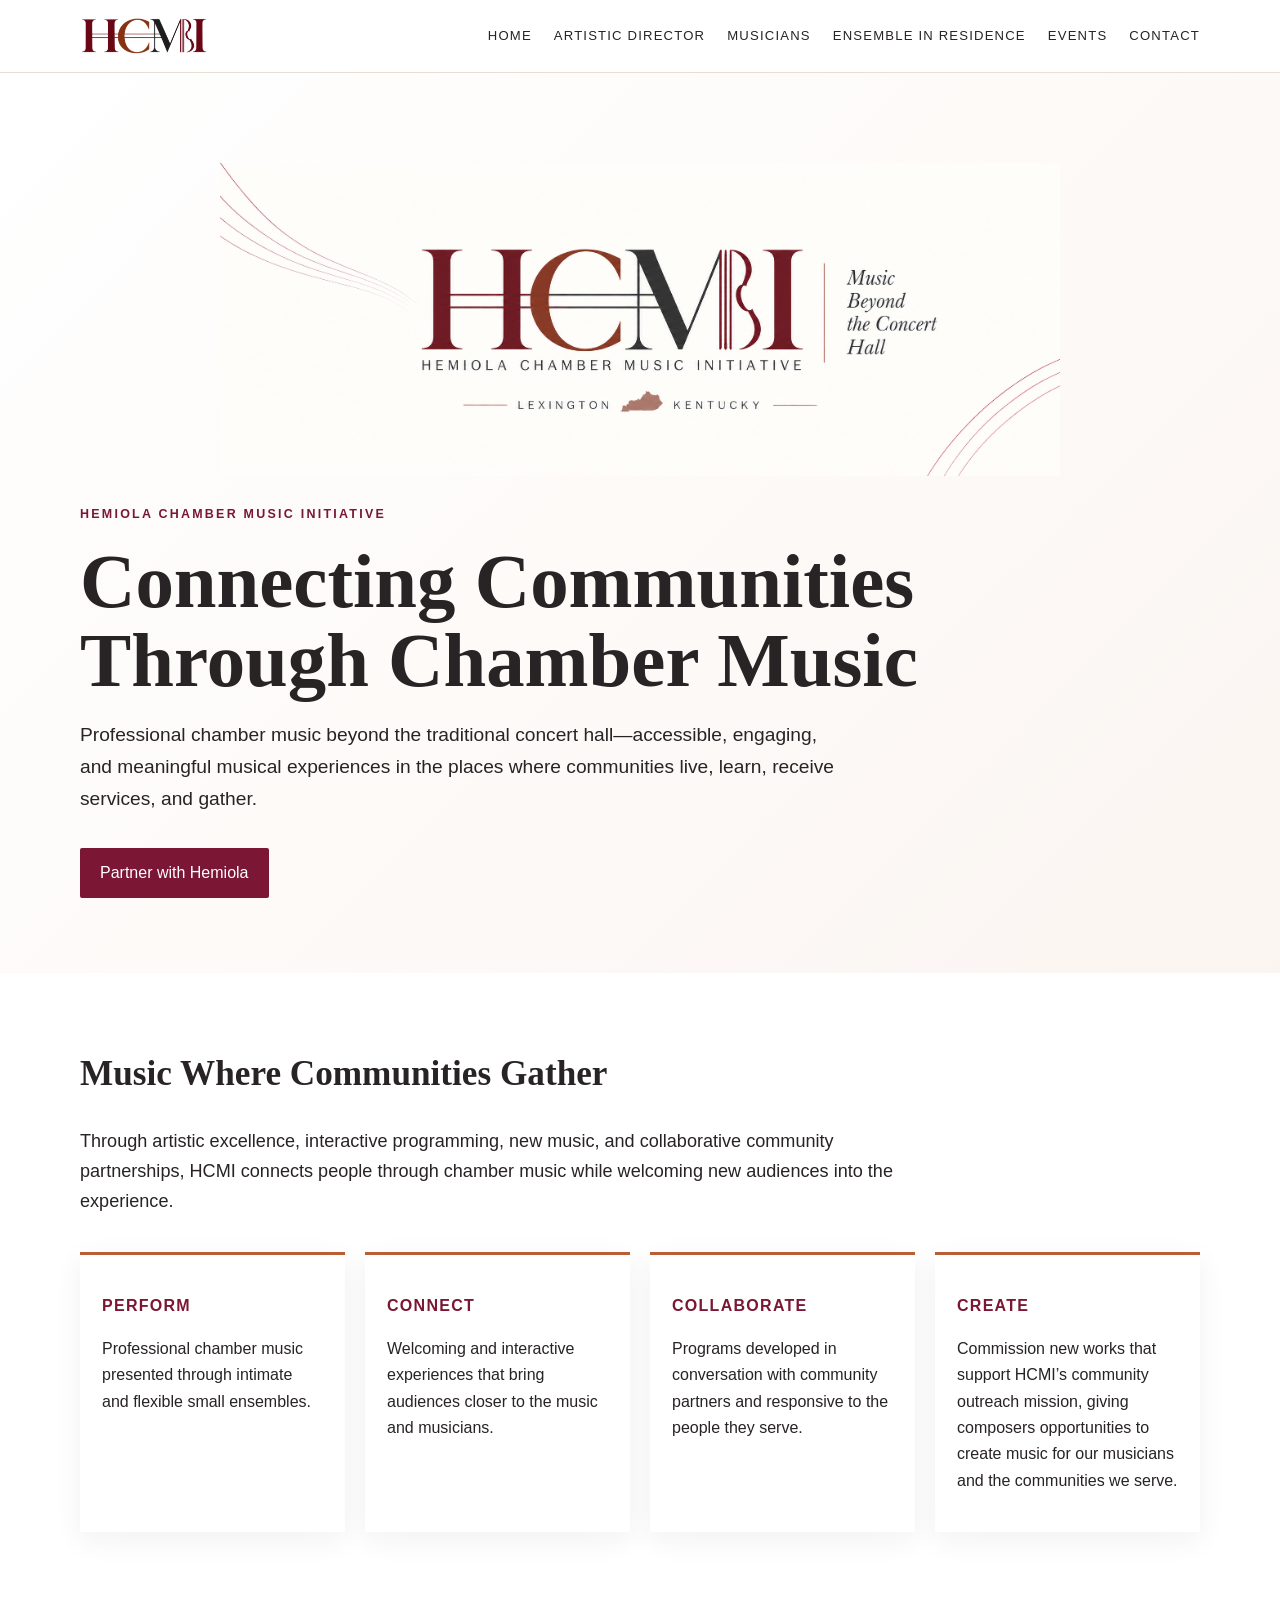
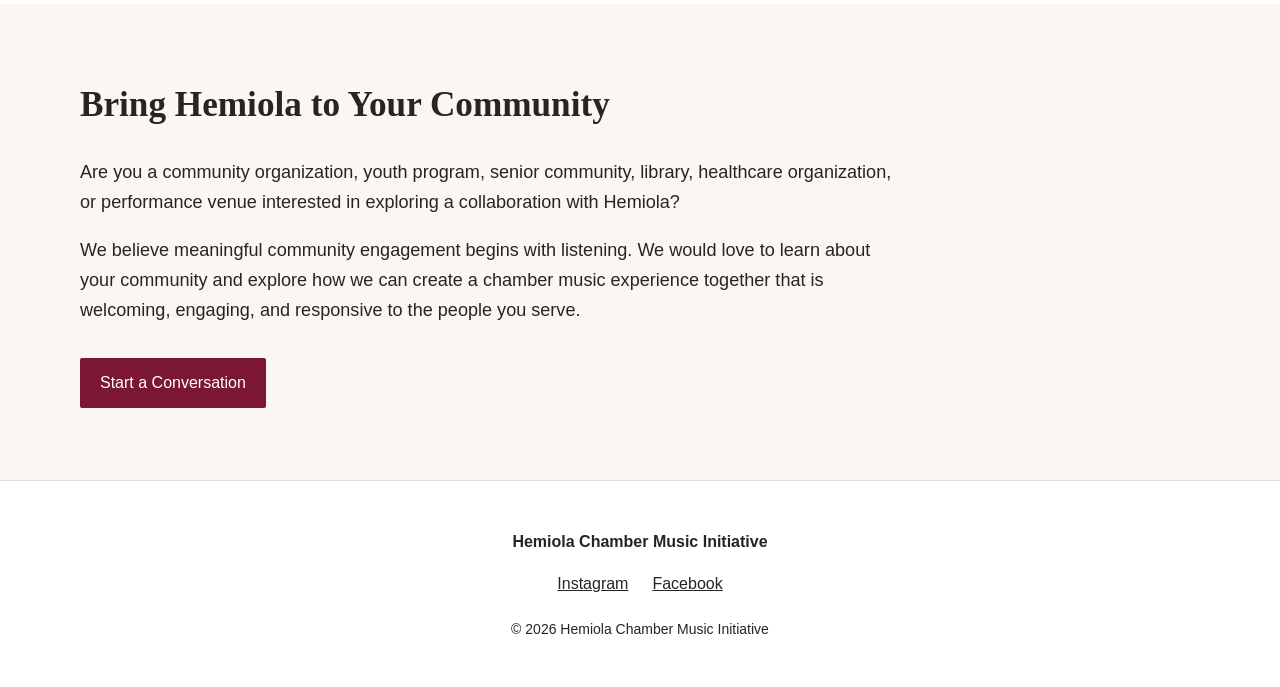
<file: index.html>
<!doctype html><html><head><meta charset="utf-8"><meta name="viewport" content="width=device-width,initial-scale=1"><title>Hemiola Chamber Music Initiative</title><link rel="stylesheet" href="style.css"></head><body><script src="nav.js"></script>
<section class="hero"><div class="wrap"><img
  src="assets/images/Front%20Page%20Logo.png"
  alt="Hemiola Chamber Music Initiative logo"
  class="hero-logo"
  style="width: 75%; max-width: 100%; height: auto; display: block; margin: 0 auto 28px;"
><div class="eyebrow">Hemiola Chamber Music Initiative</div><h1>Connecting Communities Through Chamber Music</h1><p>Professional chamber music beyond the traditional concert hall—accessible, engaging, and meaningful musical experiences in the places where communities live, learn, receive services, and gather.</p><a class="button" href="contact.html">Partner with Hemiola</a></div></section>
<section class="section"><div class="wrap"><h2>Music Where Communities Gather</h2><p class="lead">Through artistic excellence, interactive programming, new music, and collaborative community partnerships, HCMI connects people through chamber music while welcoming new audiences into the experience.</p><div class="pillars"><div class="card"><h3>Perform</h3><p>Professional chamber music presented through intimate and flexible small ensembles.</p></div><div class="card"><h3>Connect</h3><p>Welcoming and interactive experiences that bring audiences closer to the music and musicians.</p></div><div class="card"><h3>Collaborate</h3><p>Programs developed in conversation with community partners and responsive to the people they serve.</p></div><div class="card"><h3>Create</h3><p>Commission new works that support HCMI’s community outreach mission, giving composers opportunities to create music for our musicians and the communities we serve.</p></div></div></div></section>
<section class="section alt"><div class="wrap"><h2>Bring Hemiola to Your Community</h2><p class="lead">Are you a community organization, youth program, senior community, library, healthcare organization, or performance venue interested in exploring a collaboration with Hemiola?</p><p class="lead">We believe meaningful community engagement begins with listening. We would love to learn about your community and explore how we can create a chamber music experience together that is welcoming, engaging, and responsive to the people you serve.</p><a class="button" href="contact.html">Start a Conversation</a></div></section><script src="footer.js"></script></body></html>
</file>
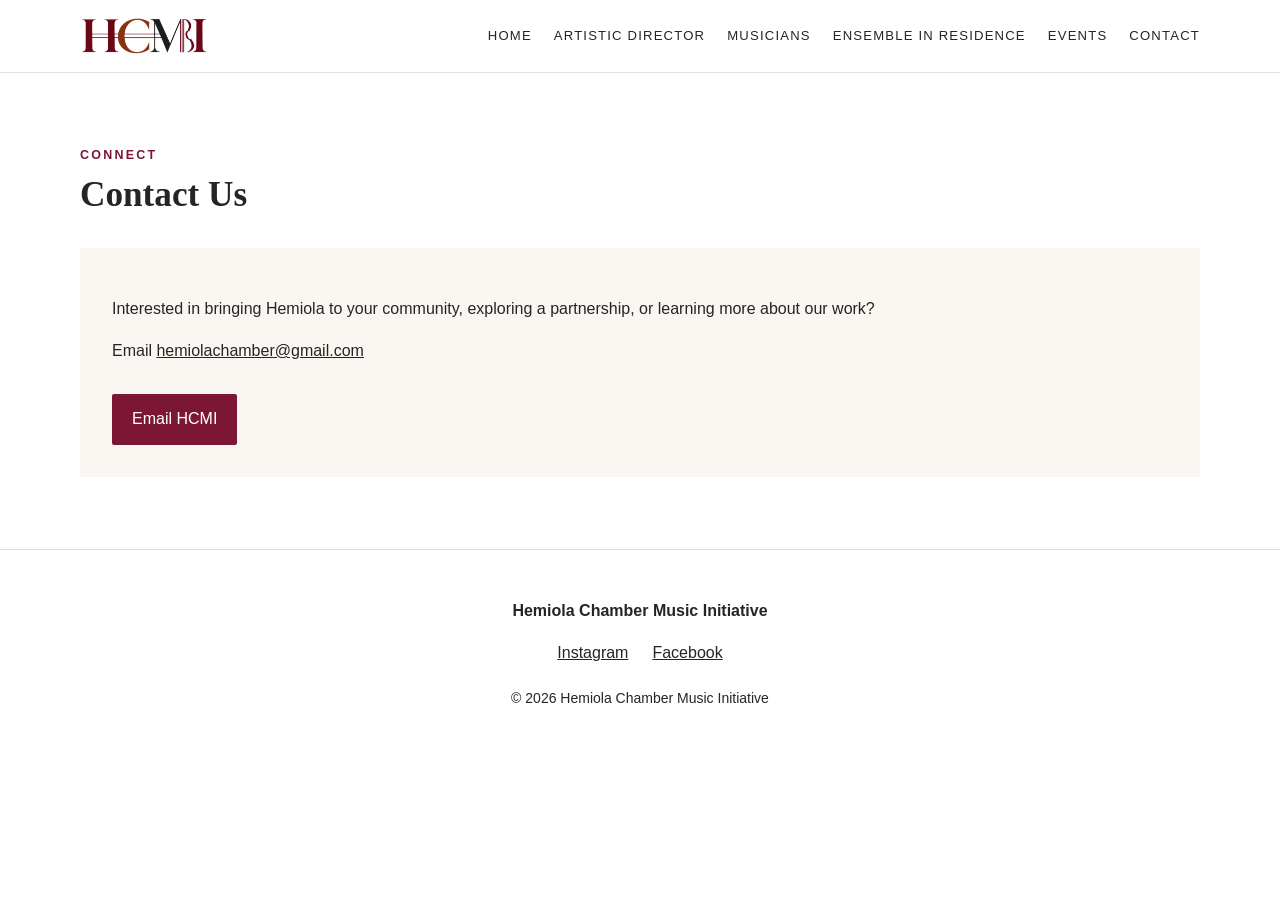
<file: contact.html>
<!doctype html><html><head><meta charset="utf-8"><meta name="viewport" content="width=device-width,initial-scale=1"><title>Contact | HCMI</title><link rel="stylesheet" href="style.css"></head><body><script src="nav.js"></script><main class="section"><div class="wrap"><div class="eyebrow">Connect</div><h2>Contact Us</h2><div class="contactbox"><p>Interested in bringing Hemiola to your community, exploring a partnership, or learning more about our work?</p><p>Email <a href="mailto:hemiolachamber@gmail.com">hemiolachamber@gmail.com</a></p><a class="button" href="mailto:hemiolachamber@gmail.com?subject=HCMI%20Inquiry">Email HCMI</a></div></div></main><script src="footer.js"></script></body></html>
</file>
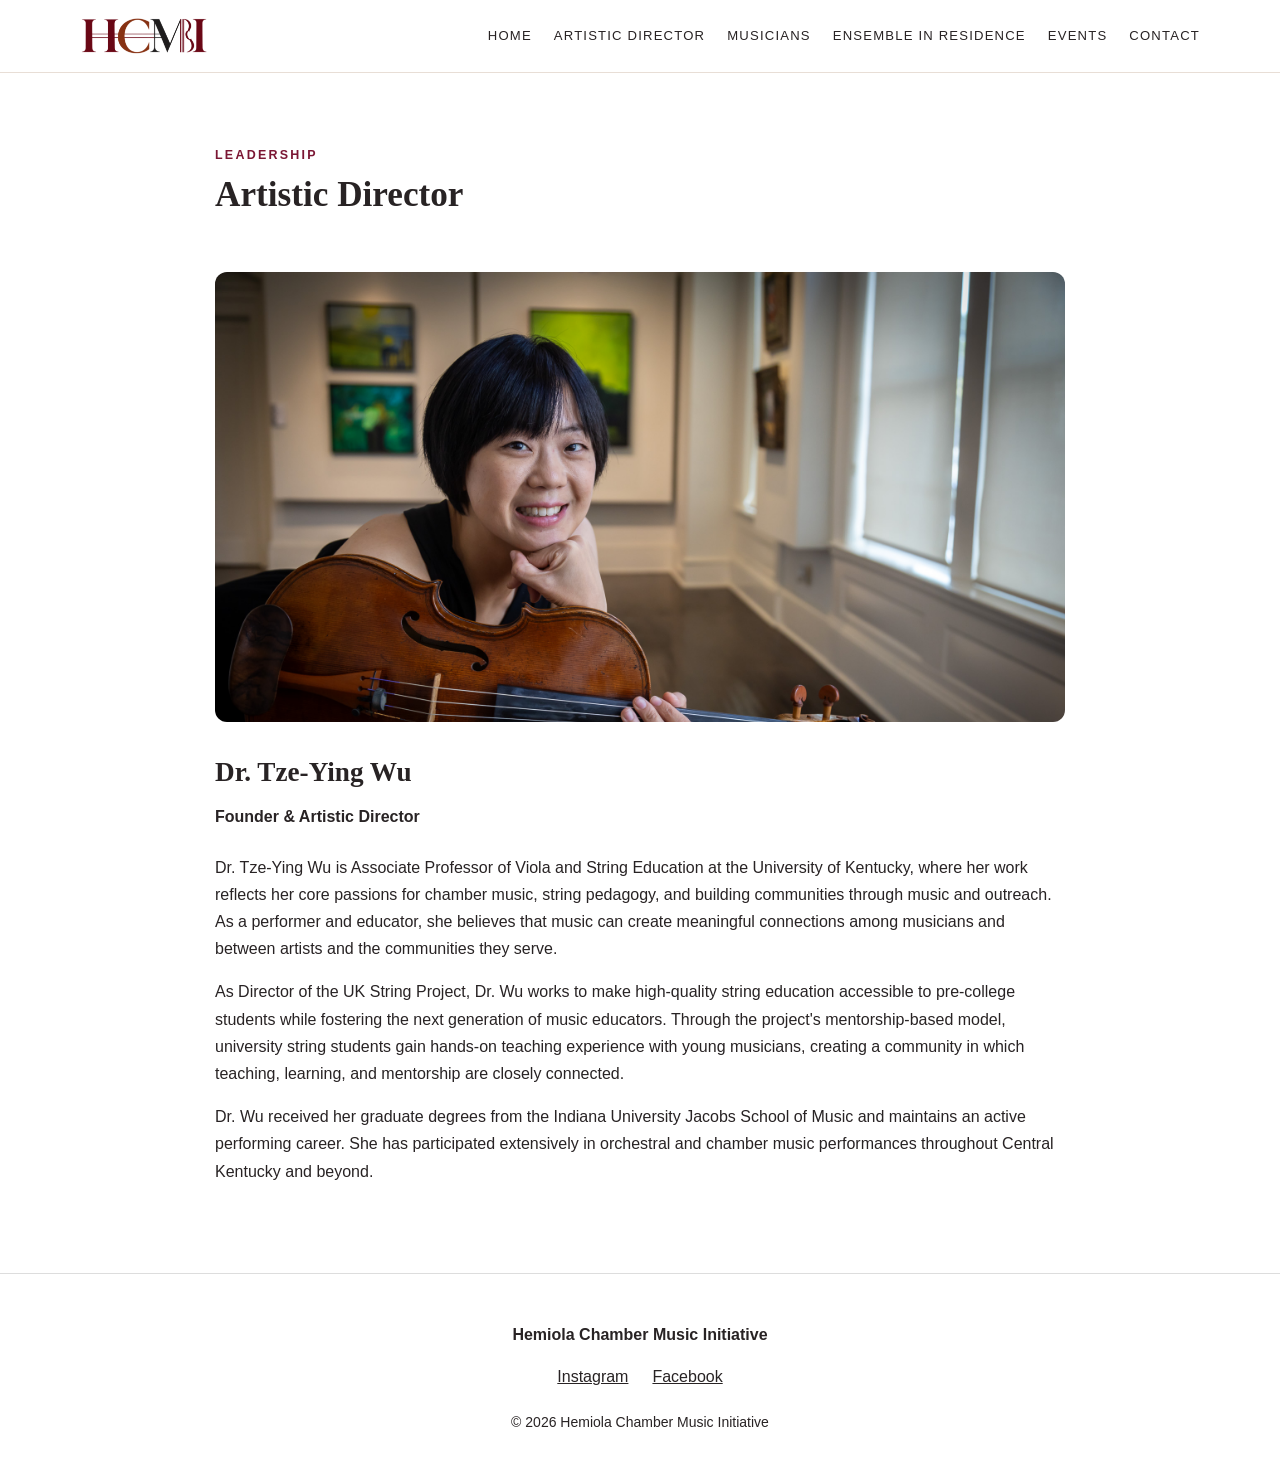
<file: director.html>
<!doctype html>
<html lang="en">
<head>
  <meta charset="utf-8">
  <meta name="viewport" content="width=device-width, initial-scale=1">
  <title>Artistic Director | HCMI</title>
  <link rel="stylesheet" href="style.css">

  <style>
.director-profile {
  display: flex;
  flex-direction: column;
  gap: 28px;
  margin-top: 24px;
}

.director-photo {
  display: block;
  width: 100%;
  height: 450px;
  object-fit: cover;
  object-position: center top;
  border-radius: 12px;
}

@media (max-width: 700px) {
  .director-photo {
    height: auto;
    aspect-ratio: 4 / 3;
  }
}

.director-bio h3 {
  margin: 0 0 8px;
  font-size: 1.7rem;
}

.director-title {
  margin: 0 0 24px;
  font-weight: 600;
}

.director-bio p {
  line-height: 1.7;
}
  </style>
</head>

<body>
  <script src="nav.js"></script>

  <main class="section">
    <div class="wrap director">
      <div class="eyebrow">Leadership</div>
      <h2>Artistic Director</h2>

      <div class="director-profile">
        <img
          class="director-photo"
          src="assets/images/Tze-Ying%20Headshot1.JPEG"
          alt="Dr. Tze-Ying Wu"
        >

        <div class="director-bio">
          <h3>Dr. Tze-Ying Wu</h3>
          <p class="director-title">
            Founder &amp; Artistic Director
          </p>

          <p>
            Dr. Tze-Ying Wu is Associate Professor of Viola and
            String Education at the University of Kentucky,
            where her work reflects her core passions for chamber
            music, string pedagogy, and building communities through
            music and outreach. As a performer and educator, she
            believes that music can create meaningful connections
            among musicians and between artists and the communities
            they serve.
          </p>

          <p>
            As Director of the UK String Project, Dr. Wu works to
            make high-quality string education accessible to
            pre-college students while fostering the next generation
            of music educators. Through the project's mentorship-based
            model, university string students gain hands-on teaching
            experience with young musicians, creating a community
            in which teaching, learning, and mentorship are closely
            connected.
          </p>

          <p>
            Dr. Wu received her graduate degrees from the Indiana
            University Jacobs School of Music and maintains an active
            performing career. She has participated extensively in
            orchestral and chamber music performances throughout
            Central Kentucky and beyond.
          </p>
        </div>
      </div>
    </div>
  </main>

  <script src="footer.js"></script>
</body>
</html>
</file>
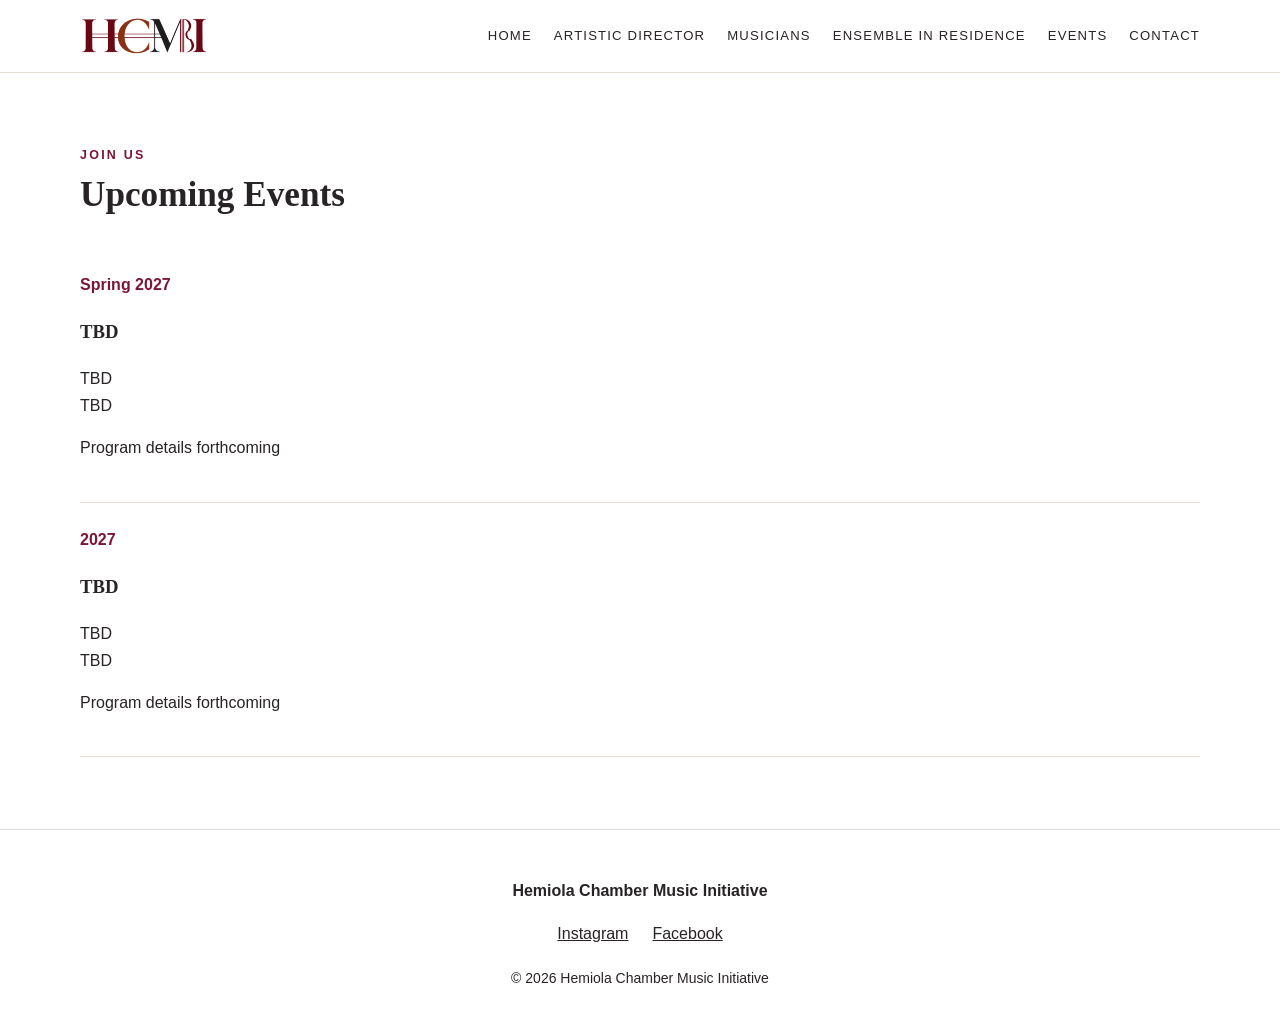
<file: events.html>
<!doctype html><html><head><meta charset="utf-8"><meta name="viewport" content="width=device-width,initial-scale=1"><title>Events | HCMI</title><link rel="stylesheet" href="style.css"></head><body><script src="nav.js"></script><main class="section"><div class="wrap"><div class="eyebrow">Join Us</div><h2>Upcoming Events</h2><div id="events"></div></div></main><script src="events-data.js"></script><script>document.getElementById('events').innerHTML=events.map(e=>`<article class="event"><div class="date">${e.date}</div><h3>${e.title}</h3><div>${e.venue}</div><div>${e.location}</div><p>${e.repertoire}</p></article>`).join('');</script><script src="footer.js"></script></body></html>
</file>
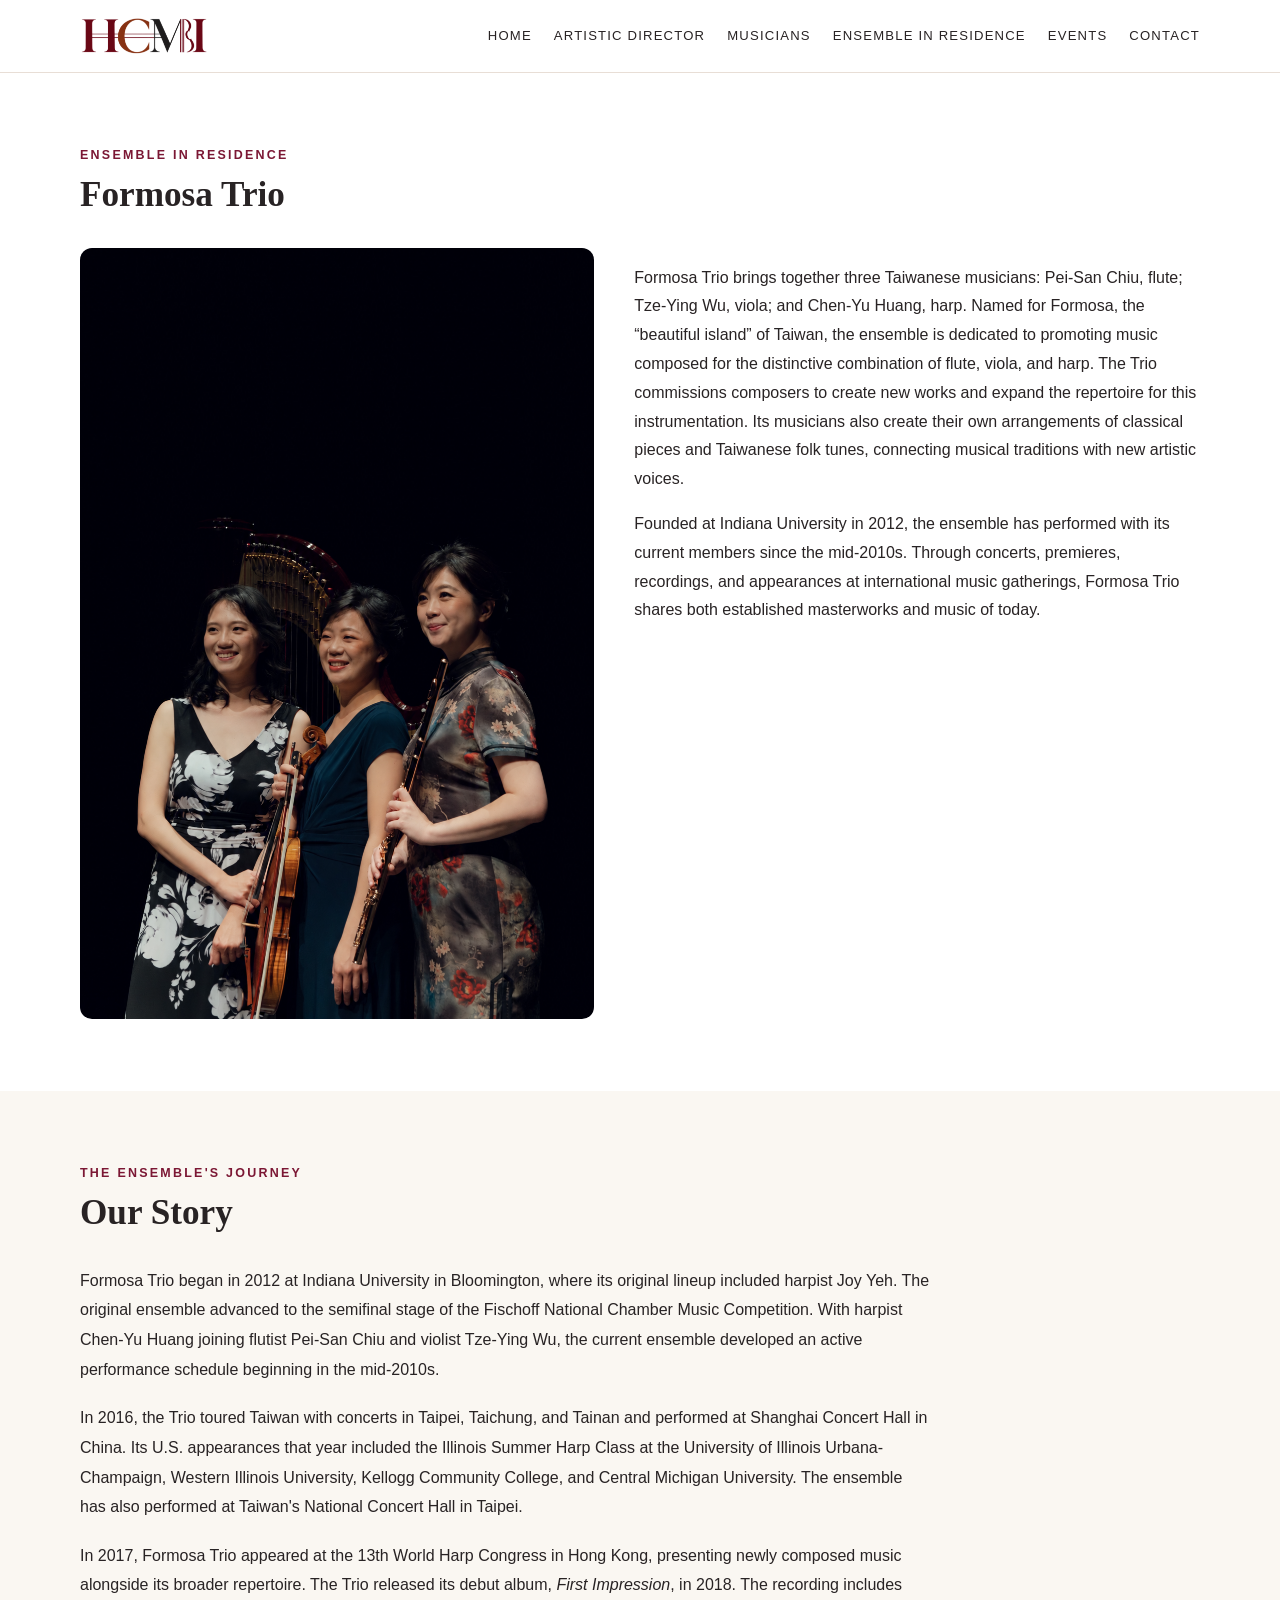
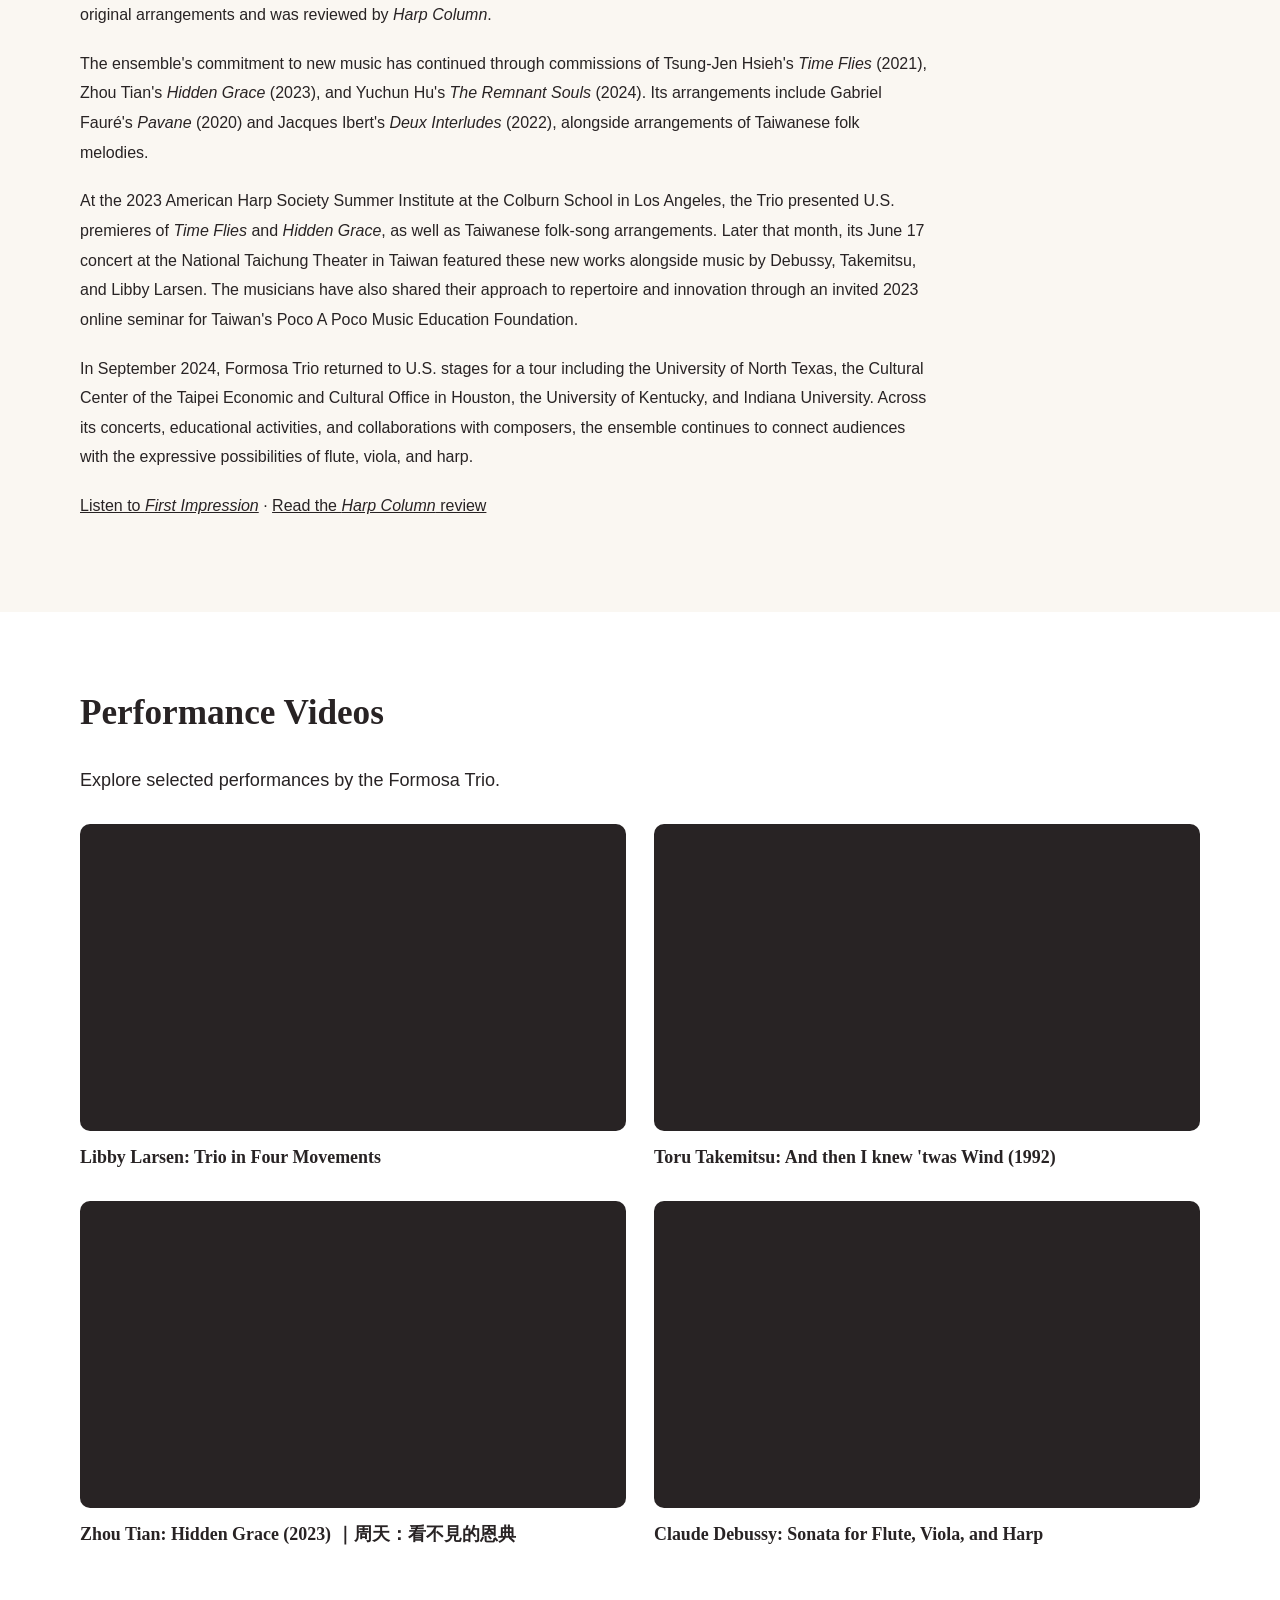
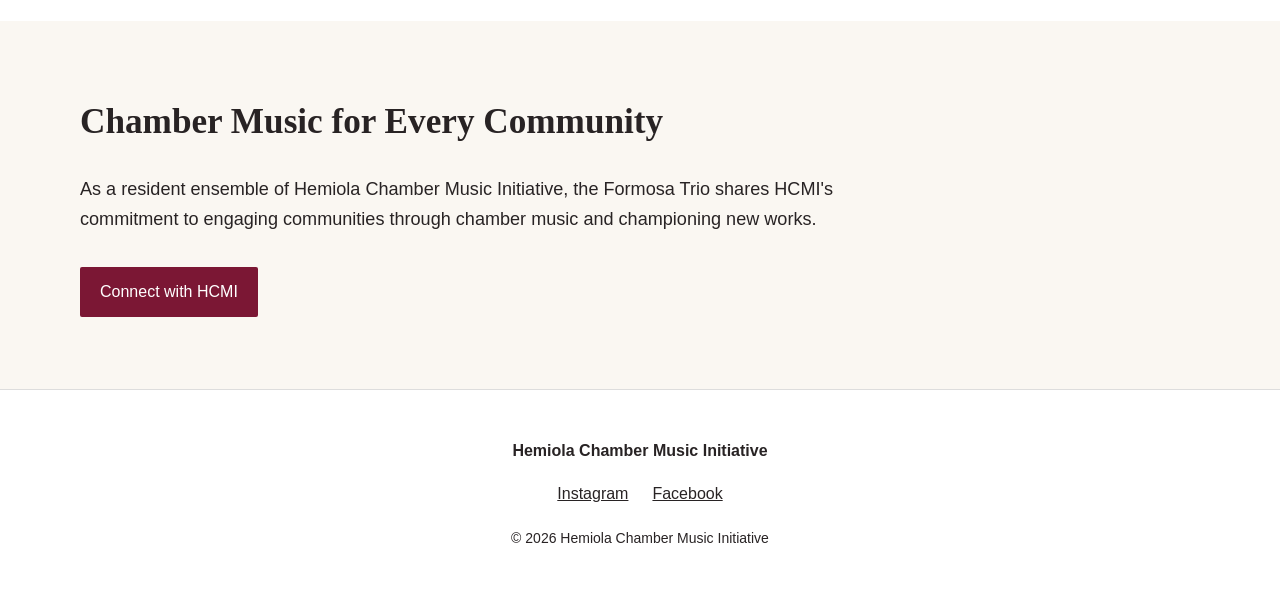
<file: formosa-trio.html>
<!doctype html>
<html lang="en">
<head>
  <meta charset="utf-8">
  <meta name="viewport" content="width=device-width, initial-scale=1">
  <meta name="description" content="Meet the Formosa Trio, HCMI's resident ensemble, and watch performances by the flute, viola, and harp trio.">
  <title>Formosa Trio | HCMI</title>
  <link rel="stylesheet" href="style.css">
  <style>
    .formosa-intro{display:grid;grid-template-columns:minmax(0,1fr) minmax(0,1.1fr);gap:40px;align-items:start}
    .formosa-intro img{width:100%;height:auto;border-radius:12px;display:block}
    .formosa-intro p{line-height:1.8}
    .video-grid{display:grid;grid-template-columns:repeat(2,minmax(0,1fr));gap:28px;margin-top:28px}
    .video-card{min-width:0}
    .video-frame{position:relative;aspect-ratio:16/9;background:#282324;border-radius:10px;overflow:hidden}
    .video-frame iframe{width:100%;height:100%;border:0;position:absolute;inset:0}
    .video-card h3{font-size:1.12rem;margin:12px 0 0}
    .formosa-story{max-width:850px}
    .formosa-story p{line-height:1.85;margin:0 0 1.2em}
    @media(max-width:750px){.formosa-intro,.video-grid{grid-template-columns:1fr}}
  </style>
</head>
<body>
  <script src="nav.js"></script>
  <main>
    <section class="section">
      <div class="wrap">
        <div class="eyebrow">Ensemble in Residence</div>
        <h2>Formosa Trio</h2>
        <div class="formosa-intro">
          <img src="assets/images/formosa.png" alt="The Formosa Trio" loading="eager">
          <div>
            <p>Formosa Trio brings together three Taiwanese musicians: Pei-San Chiu, flute; Tze-Ying Wu, viola; and Chen-Yu Huang, harp. Named for Formosa, the “beautiful island” of Taiwan, the ensemble is dedicated to promoting music composed for the distinctive combination of flute, viola, and harp. The Trio commissions composers to create new works and expand the repertoire for this instrumentation. Its musicians also create their own arrangements of classical pieces and Taiwanese folk tunes, connecting musical traditions with new artistic voices.</p>
            <p>Founded at Indiana University in 2012, the ensemble has performed with its current members since the mid-2010s. Through concerts, premieres, recordings, and appearances at international music gatherings, Formosa Trio shares both established masterworks and music of today.</p>
          </div>
        </div>
      </div>
    </section>
    <section class="section alt" aria-labelledby="story-heading">
      <div class="wrap">
        <div class="eyebrow">The Ensemble's Journey</div>
        <h2 id="story-heading">Our Story</h2>
        <div class="formosa-story">
          <p>Formosa Trio began in 2012 at Indiana University in Bloomington, where its original lineup included harpist Joy Yeh. The original ensemble advanced to the semifinal stage of the Fischoff National Chamber Music Competition. With harpist Chen-Yu Huang joining flutist Pei-San Chiu and violist Tze-Ying Wu, the current ensemble developed an active performance schedule beginning in the mid-2010s.</p>
          <p>In 2016, the Trio toured Taiwan with concerts in Taipei, Taichung, and Tainan and performed at Shanghai Concert Hall in China. Its U.S. appearances that year included the Illinois Summer Harp Class at the University of Illinois Urbana-Champaign, Western Illinois University, Kellogg Community College, and Central Michigan University. The ensemble has also performed at Taiwan's National Concert Hall in Taipei.</p>
          <p>In 2017, Formosa Trio appeared at the 13th World Harp Congress in Hong Kong, presenting newly composed music alongside its broader repertoire. The Trio released its debut album, <em>First Impression</em>, in 2018. The recording includes original arrangements and was reviewed by <em>Harp Column</em>.</p>
          <p>The ensemble's commitment to new music has continued through commissions of Tsung-Jen Hsieh's <em>Time Flies</em> (2021), Zhou Tian's <em>Hidden Grace</em> (2023), and Yuchun Hu's <em>The Remnant Souls</em> (2024). Its arrangements include Gabriel Fauré's <em>Pavane</em> (2020) and Jacques Ibert's <em>Deux Interludes</em> (2022), alongside arrangements of Taiwanese folk melodies.</p>
          <p>At the 2023 American Harp Society Summer Institute at the Colburn School in Los Angeles, the Trio presented U.S. premieres of <em>Time Flies</em> and <em>Hidden Grace</em>, as well as Taiwanese folk-song arrangements. Later that month, its June 17 concert at the National Taichung Theater in Taiwan featured these new works alongside music by Debussy, Takemitsu, and Libby Larsen. The musicians have also shared their approach to repertoire and innovation through an invited 2023 online seminar for Taiwan's Poco A Poco Music Education Foundation.</p>
          <p>In September 2024, Formosa Trio returned to U.S. stages for a tour including the University of North Texas, the Cultural Center of the Taipei Economic and Cultural Office in Houston, the University of Kentucky, and Indiana University. Across its concerts, educational activities, and collaborations with composers, the ensemble continues to connect audiences with the expressive possibilities of flute, viola, and harp.</p>
          <p><a href="https://open.spotify.com/album/5ZCW9yajJ7NFk4zn2UQvtX" target="_blank" rel="noopener noreferrer">Listen to <em>First Impression</em></a> · <a href="https://harpcolumn.com/blog/article/first-impression/" target="_blank" rel="noopener noreferrer">Read the <em>Harp Column</em> review</a></p>
        </div>
      </div>
    </section>
    <section class="section" aria-labelledby="video-heading">
      <div class="wrap">
        <h2 id="video-heading">Performance Videos</h2>
        <p class="lead">Explore selected performances by the Formosa Trio.</p>
        <div class="video-grid">
          <article class="video-card"><div class="video-frame"><iframe src="https://www.youtube-nocookie.com/embed/mOMhuKZdqsY" title="Libby Larsen: Trio in Four Movements" loading="lazy" allow="accelerometer; autoplay; clipboard-write; encrypted-media; gyroscope; picture-in-picture; web-share" referrerpolicy="strict-origin-when-cross-origin" allowfullscreen></iframe></div><h3>Libby Larsen: Trio in Four Movements</h3></article>
          <article class="video-card"><div class="video-frame"><iframe src="https://www.youtube-nocookie.com/embed/9vv56mt4Arw" title="Toru Takemitsu: And then I knew &#39;twas Wind (1992)" loading="lazy" allow="accelerometer; autoplay; clipboard-write; encrypted-media; gyroscope; picture-in-picture; web-share" referrerpolicy="strict-origin-when-cross-origin" allowfullscreen></iframe></div><h3>Toru Takemitsu: And then I knew &#39;twas Wind (1992)</h3></article>
          <article class="video-card"><div class="video-frame"><iframe src="https://www.youtube-nocookie.com/embed/mahksd4vNcM" title="Zhou Tian: Hidden Grace (2023) ｜周天：看不見的恩典" loading="lazy" allow="accelerometer; autoplay; clipboard-write; encrypted-media; gyroscope; picture-in-picture; web-share" referrerpolicy="strict-origin-when-cross-origin" allowfullscreen></iframe></div><h3>Zhou Tian: Hidden Grace (2023) ｜周天：看不見的恩典</h3></article>
          <article class="video-card"><div class="video-frame"><iframe src="https://www.youtube-nocookie.com/embed/56-TolA66HI" title="Claude Debussy: Sonata for Flute, Viola, and Harp" loading="lazy" allow="accelerometer; autoplay; clipboard-write; encrypted-media; gyroscope; picture-in-picture; web-share" referrerpolicy="strict-origin-when-cross-origin" allowfullscreen></iframe></div><h3>Claude Debussy: Sonata for Flute, Viola, and Harp</h3></article>
        </div>
      </div>
    </section>
    <section class="section alt"><div class="wrap"><h2>Chamber Music for Every Community</h2><p class="lead">As a resident ensemble of Hemiola Chamber Music Initiative, the Formosa Trio shares HCMI's commitment to engaging communities through chamber music and championing new works.</p><a class="button" href="contact.html">Connect with HCMI</a></div></section>
  </main>
  <script src="footer.js"></script>
</body>
</html>
</file>
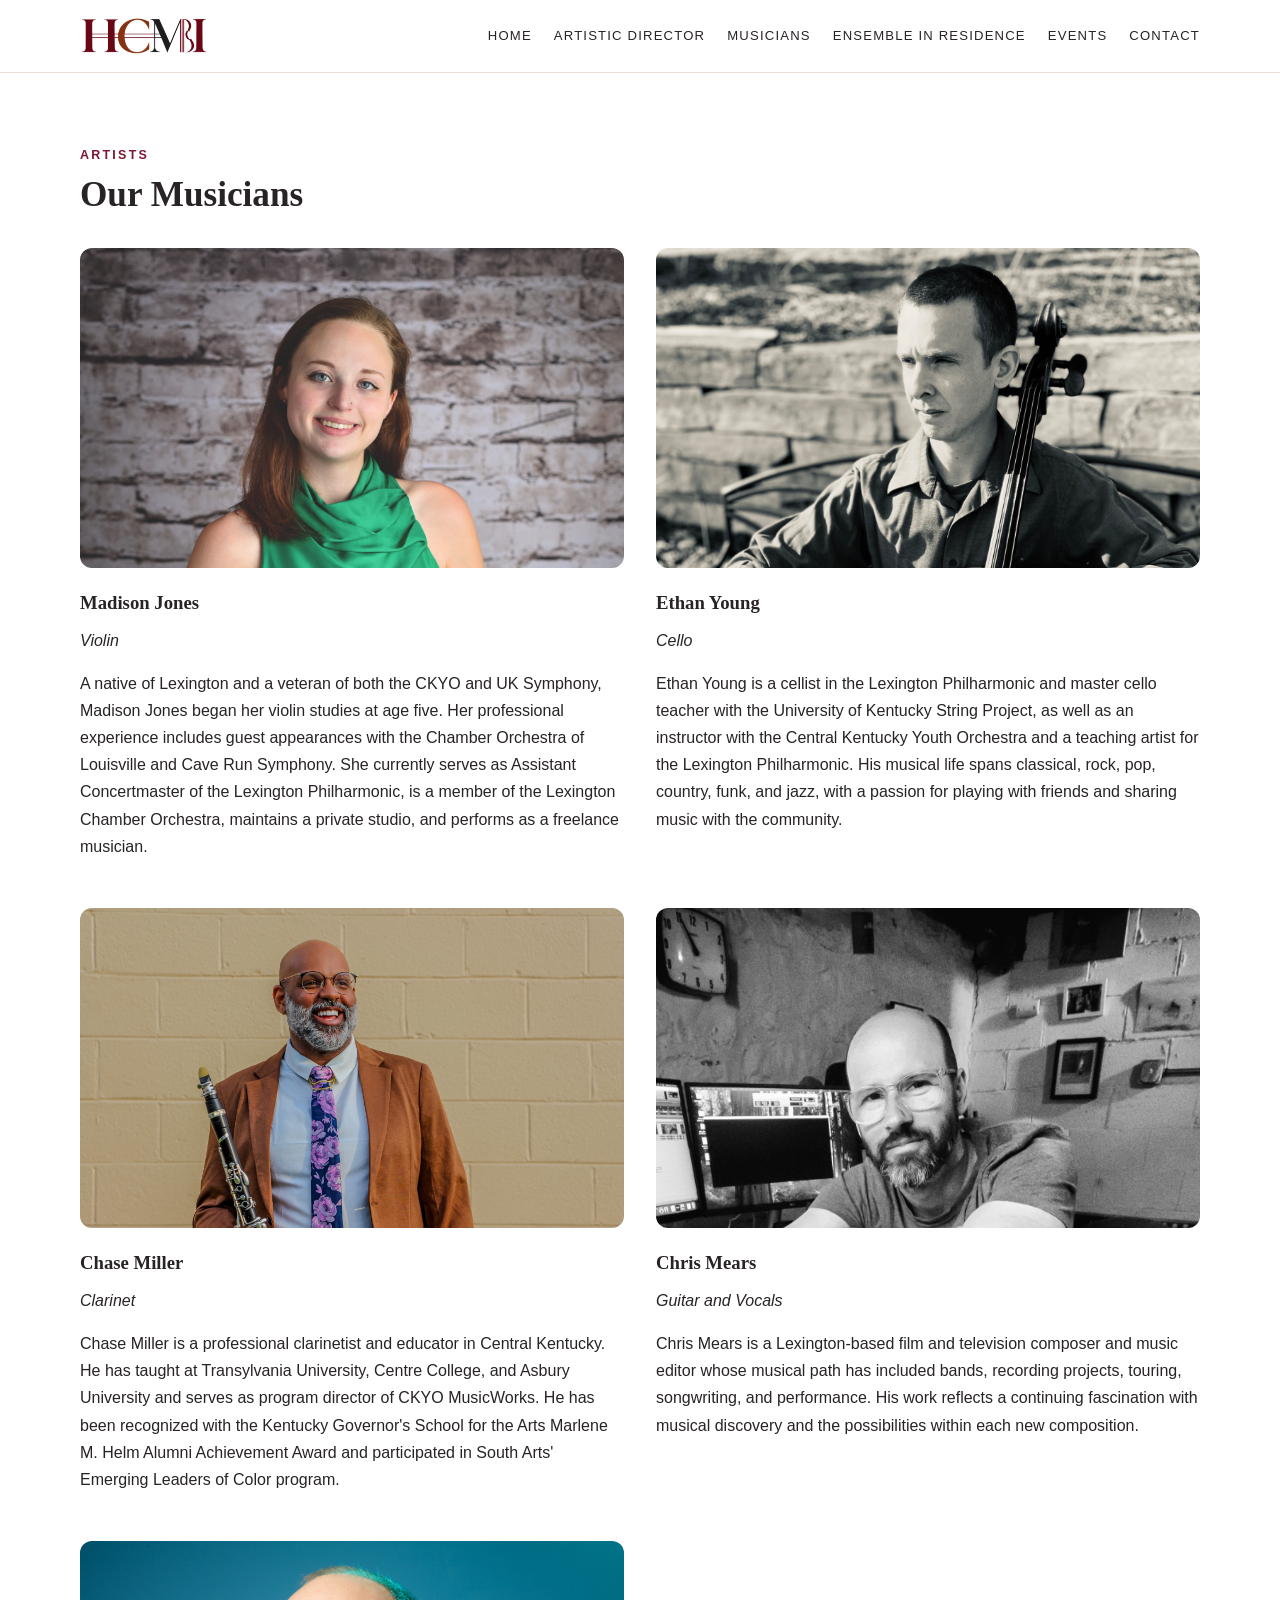
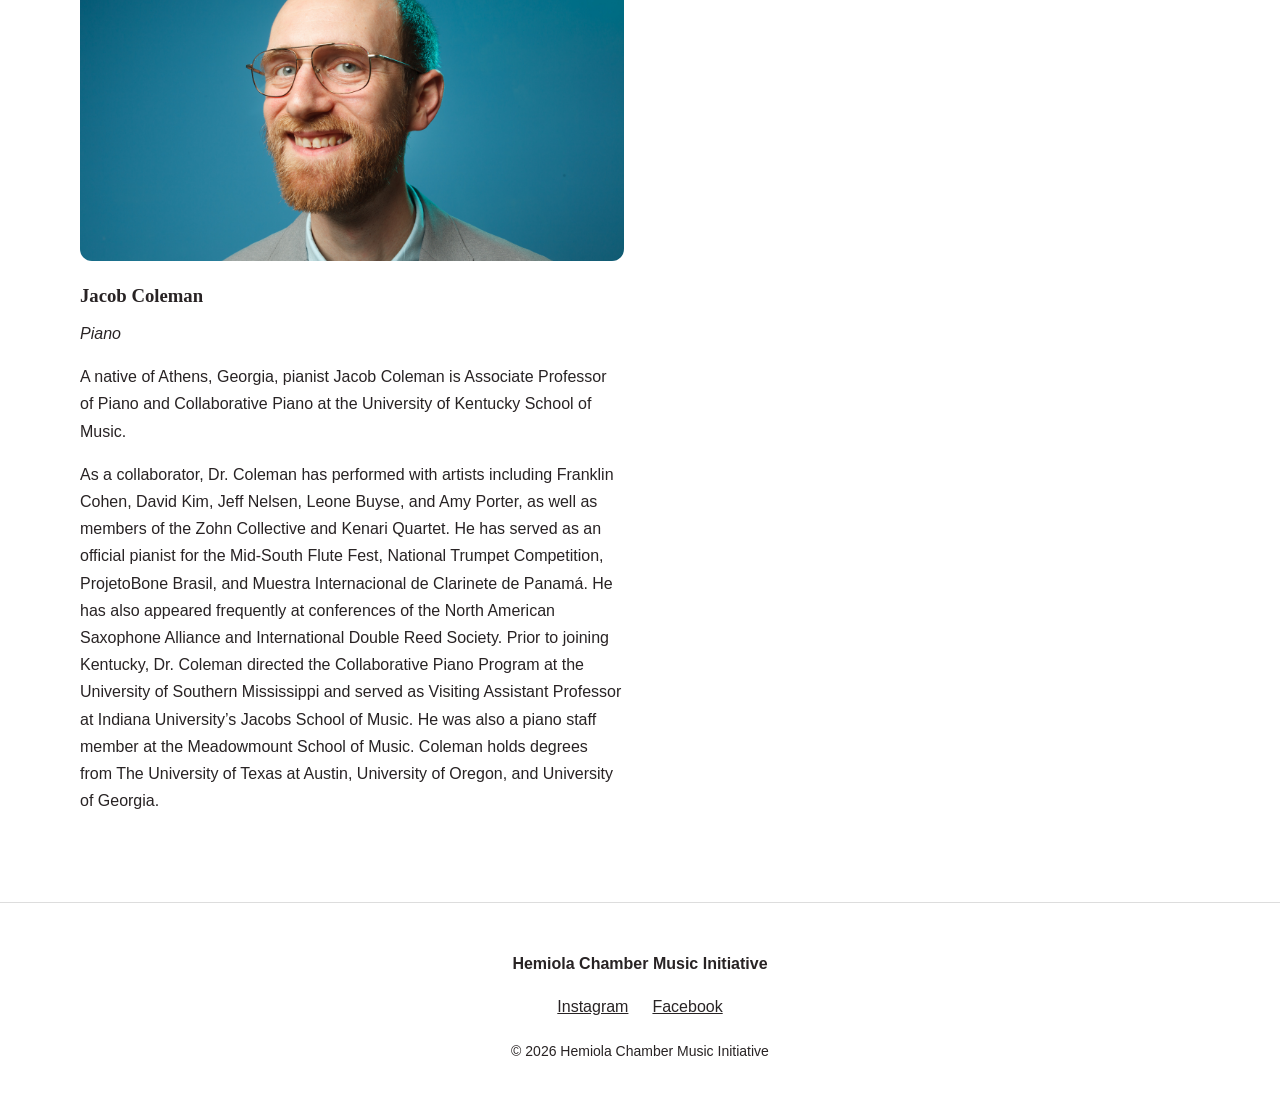
<file: musicians.html>
<!doctype html>
<html lang="en">
<head>
  <meta charset="utf-8">
  <meta name="viewport" content="width=device-width, initial-scale=1">
  <title>Musicians | HCMI</title>
  <link rel="stylesheet" href="style.css">

  <style>
    .musicians-grid {
      display: grid;
      grid-template-columns: repeat(2, minmax(0, 1fr));
      gap: 32px;
      margin-top: 24px;
    }

    .musician-card {
      min-width: 0;
    }

    .musician-photo {
      display: block;
      width: 100%;
      height: 320px;
      object-fit: cover;
      object-position: center top;
      border-radius: 12px;
      margin-bottom: 20px;
    }

    .musician-card h3 {
      margin: 0 0 8px;
    }

    .musician-card p {
      line-height: 1.7;
    }

    .musician-instrument {
      margin-top: 0;
      font-style: italic;
    }


    @media (max-width: 700px) {
      .musicians-grid {
        grid-template-columns: 1fr;
      }

      .musician-photo {
        height: auto;
        aspect-ratio: 4 / 3;
      }
    }
  </style>
</head>

<body>
  <script src="nav.js"></script>

  <main class="section">
    <div class="wrap">
      <div class="eyebrow">Artists</div>
      <h2>Our Musicians</h2>

      <div class="musicians-grid">
        <article class="musician-card">
          <img
            class="musician-photo"
            src="assets/images/madison.jpeg"
            alt="Madison Jones"
            loading="lazy"
          >
          <div>
            <h3>Madison Jones</h3>
            <p class="musician-instrument">Violin</p>
            <p>
              A native of Lexington and a veteran of both the CKYO
              and UK Symphony, Madison Jones began her violin
              studies at age five. Her professional experience
              includes guest appearances with the Chamber Orchestra
              of Louisville and Cave Run Symphony. She currently
              serves as Assistant Concertmaster of the Lexington
              Philharmonic, is a member of the Lexington Chamber
              Orchestra, maintains a private studio, and performs
              as a freelance musician.
            </p>
          </div>
        </article>

        <article class="musician-card">
          <img
            class="musician-photo"
            src="assets/images/ethan.jpg"
            alt="Ethan Young"
            loading="lazy"
          >
          <div>
            <h3>Ethan Young</h3>
            <p class="musician-instrument">Cello</p>
            <p>
              Ethan Young is a cellist in the Lexington Philharmonic
              and master cello teacher with the University of
              Kentucky String Project, as well as an instructor
              with the Central Kentucky Youth Orchestra and a
              teaching artist for the Lexington Philharmonic.
              His musical life spans classical, rock, pop, country,
              funk, and jazz, with a passion for playing with
              friends and sharing music with the community.
            </p>
          </div>
        </article>

        <article class="musician-card">
          <img
            class="musician-photo"
            src="assets/images/chase.jpg"
            alt="Chase Miller"
            loading="lazy"
          >
          <div>
            <h3>Chase Miller</h3>
            <p class="musician-instrument">Clarinet</p>
            <p>
              Chase Miller is a professional clarinetist and
              educator in Central Kentucky. He has taught at
              Transylvania University, Centre College, and
              Asbury University and serves as program director
              of CKYO MusicWorks. He has been recognized with
              the Kentucky Governor's School for the Arts
              Marlene M. Helm Alumni Achievement Award and
              participated in South Arts' Emerging Leaders
              of Color program.
            </p>
          </div>
        </article>

        <article class="musician-card">
          <img
            class="musician-photo"
            src="assets/images/chris.jpg"
            alt="Chris Mears"
            loading="lazy"
          >
          <div>
            <h3>Chris Mears</h3>
            <p class="musician-instrument">Guitar and Vocals</p>
            <p>
              Chris Mears is a Lexington-based film and television
              composer and music editor whose musical path has
              included bands, recording projects, touring,
              songwriting, and performance. His work reflects
              a continuing fascination with musical discovery
              and the possibilities within each new composition.
            </p>
          </div>
        </article>

        <article class="musician-card">
          <img
            class="musician-photo"
            src="assets/images/Jacob.jpeg"
            alt="Jacob Coleman"
            loading="lazy"
          >
          <div>
            <h3>Jacob Coleman</h3>
            <p class="musician-instrument">Piano</p>

            <p>
              A native of Athens, Georgia, pianist Jacob Coleman is
              Associate Professor of Piano and Collaborative Piano
              at the University of Kentucky School of Music.
            </p>

            <p>
              As a collaborator, Dr. Coleman has performed with
              artists including Franklin Cohen, David Kim, Jeff Nelsen,
              Leone Buyse, and Amy Porter, as well as members of the
              Zohn Collective and Kenari Quartet. He has served as an
              official pianist for the Mid-South Flute Fest, National
              Trumpet Competition, ProjetoBone Brasil, and Muestra
              Internacional de Clarinete de Panamá. He has also appeared
              frequently at conferences of the North American Saxophone
              Alliance and International Double Reed Society. 
              Prior to joining Kentucky, Dr. Coleman directed the
              Collaborative Piano Program at the University of Southern
              Mississippi and served as Visiting Assistant Professor at
              Indiana University’s Jacobs School of Music. He was also a
              piano staff member at the Meadowmount School of Music.
              Coleman holds degrees from The University of Texas at Austin,
              University of Oregon, and University of Georgia.
            </p>
          </div>
        </article>
      </div>


    </div>
  </main>

  <script src="footer.js"></script>
</body>
</html>
</file>
<file: style.css>
:root{--wine:#7b1734;--copper:#b95f36;--ink:#282324;--cream:#faf7f2;--paper:#fff;--muted:#716a67;--line:#e8ded6}*{box-sizing:border-box}body{margin:0;font-family:Arial,Helvetica,sans-serif;color:var(--ink);background:var(--paper);line-height:1.65}a{color:inherit}.wrap{width:min(1120px,90%);margin:auto}header{position:sticky;top:0;background:rgba(255,255,255,.96);border-bottom:1px solid var(--line);z-index:10}.nav{display:flex;align-items:center;justify-content:space-between;gap:24px;padding:12px 0}.brand img{height:58px;width:auto;display:block}.navlinks{display:flex;gap:22px;flex-wrap:wrap}.navlinks a{text-decoration:none;font-size:.82rem;letter-spacing:.09em;text-transform:uppercase}.hero{padding:90px 0 75px;background:linear-gradient(135deg,#fff 0%,#fbf5f1 100%)}.eyebrow{text-transform:uppercase;letter-spacing:.18em;color:var(--wine);font-size:.78rem;font-weight:700}.hero h1{font-family:Georgia,serif;font-size:clamp(2.6rem,6vw,5.4rem);line-height:1.02;margin:.25em 0}.hero p{font-size:1.2rem;max-width:760px}.button{display:inline-block;margin-top:14px;background:var(--wine);color:#fff;padding:12px 20px;text-decoration:none;border-radius:2px}.section{padding:72px 0}.section.alt{background:var(--cream)}h2{font-family:Georgia,serif;font-size:2.2rem;margin:0 0 24px}h3{font-family:Georgia,serif}.lead{font-size:1.13rem;max-width:820px}.pillars{display:grid;grid-template-columns:repeat(4,1fr);gap:20px;margin-top:36px}.card{border-top:3px solid var(--copper);padding:22px;background:#fff;box-shadow:0 8px 28px rgba(60,30,20,.06)}.card h3{color:var(--wine);letter-spacing:.08em;text-transform:uppercase;font-family:Arial,sans-serif;font-size:1rem}.grid{display:grid;grid-template-columns:repeat(2,1fr);gap:36px}.person{display:grid;grid-template-columns:210px 1fr;gap:24px;align-items:start}.person img{width:100%;aspect-ratio:4/5;object-fit:cover}.ensemble{margin-top:48px;display:grid;grid-template-columns:1fr 1fr;gap:34px;align-items:center}.ensemble img{width:100%;max-height:620px;object-fit:cover;object-position:center 68%}.event{padding:24px 0;border-bottom:1px solid var(--line)}.event .date{color:var(--wine);font-weight:700}.director{display:grid;grid-template-columns:1fr;max-width:850px}.contactbox{background:var(--cream);padding:32px}.footer{background:var(--ink);color:#eee;padding:36px 0;margin-top:60px}.footer small{color:#bbb}@media(max-width:850px){.pillars{grid-template-columns:1fr 1fr}.nav{align-items:flex-start}.navlinks{gap:10px 15px}.person,.ensemble{grid-template-columns:1fr}.person img{max-width:320px}.brand img{height:48px}}@media(max-width:540px){.pillars{grid-template-columns:1fr}.nav{display:block}.navlinks{margin-top:10px}.hero{padding:55px 0}.section{padding:52px 0}}
.hero-logo {
  display: block;
  width: 140px;
  max-width: 45%;
  height: auto;
  margin: 0 0 24px 0;
}
</file>
